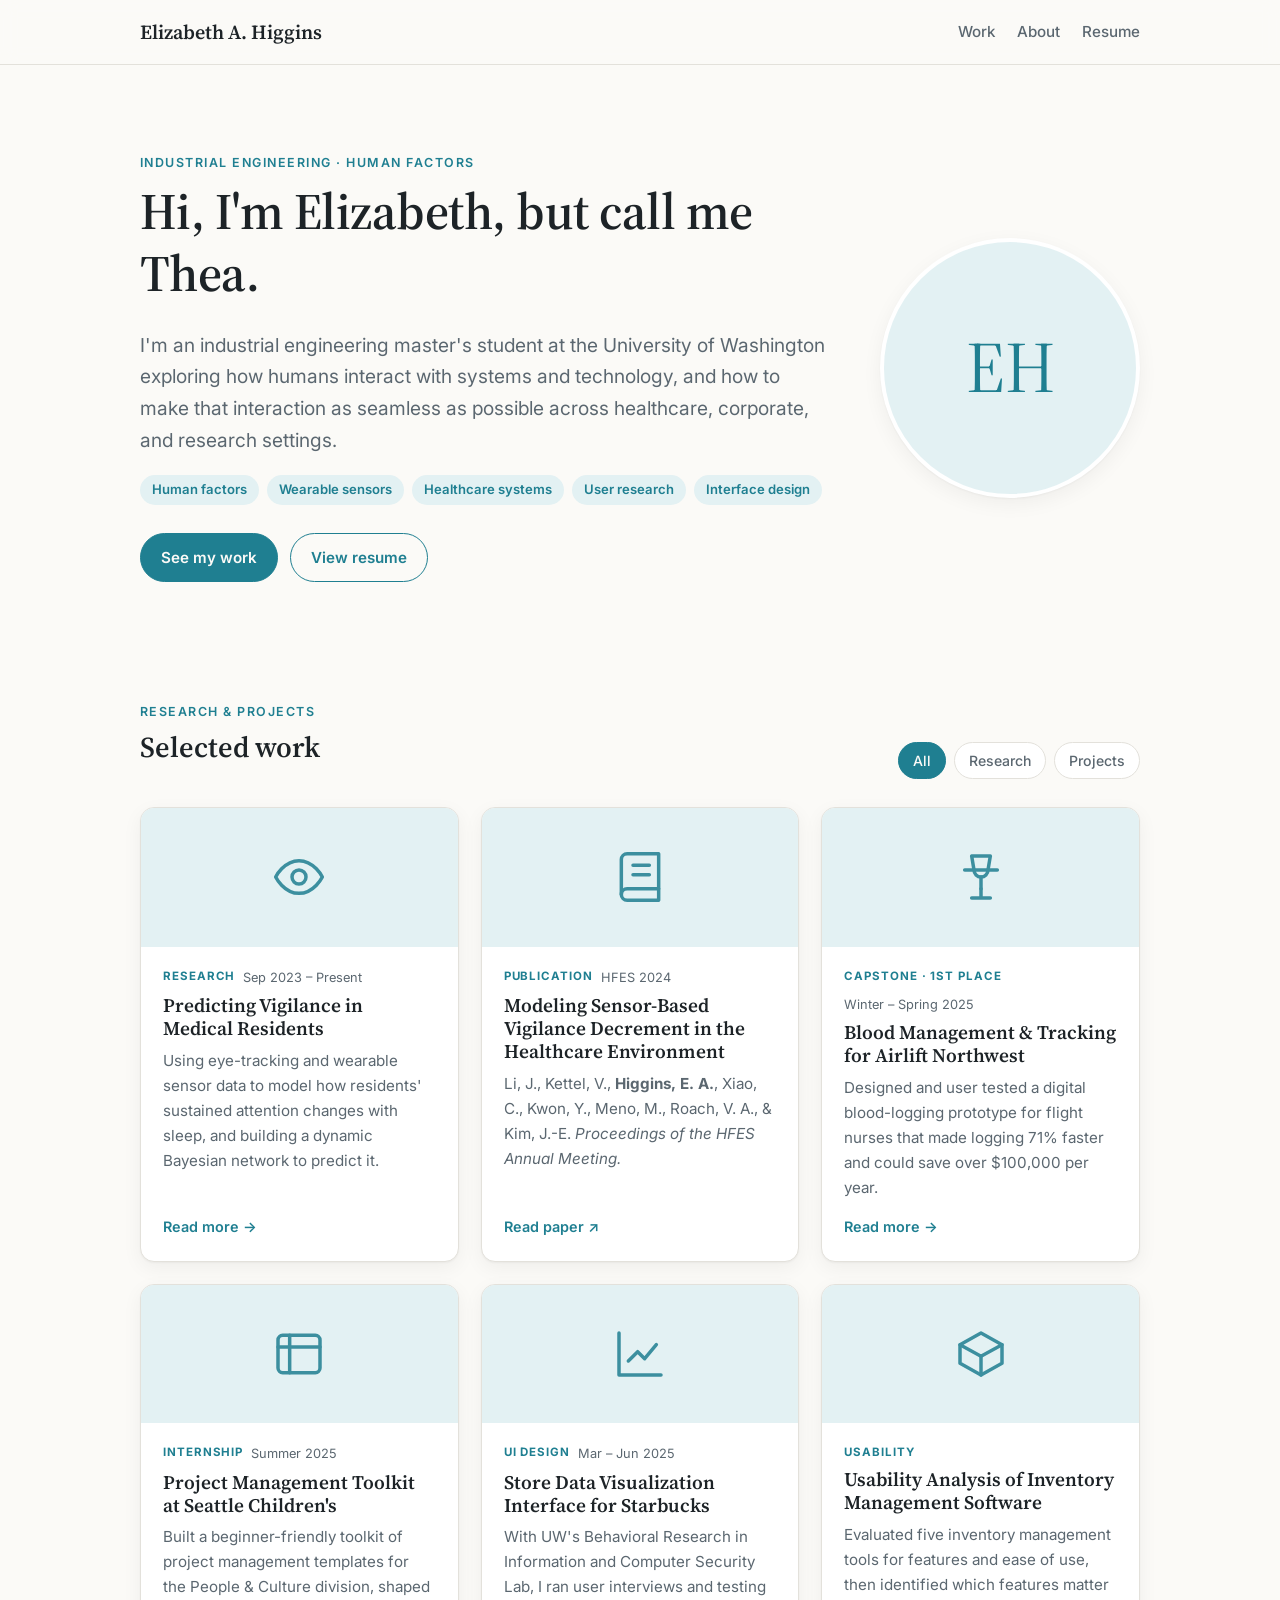
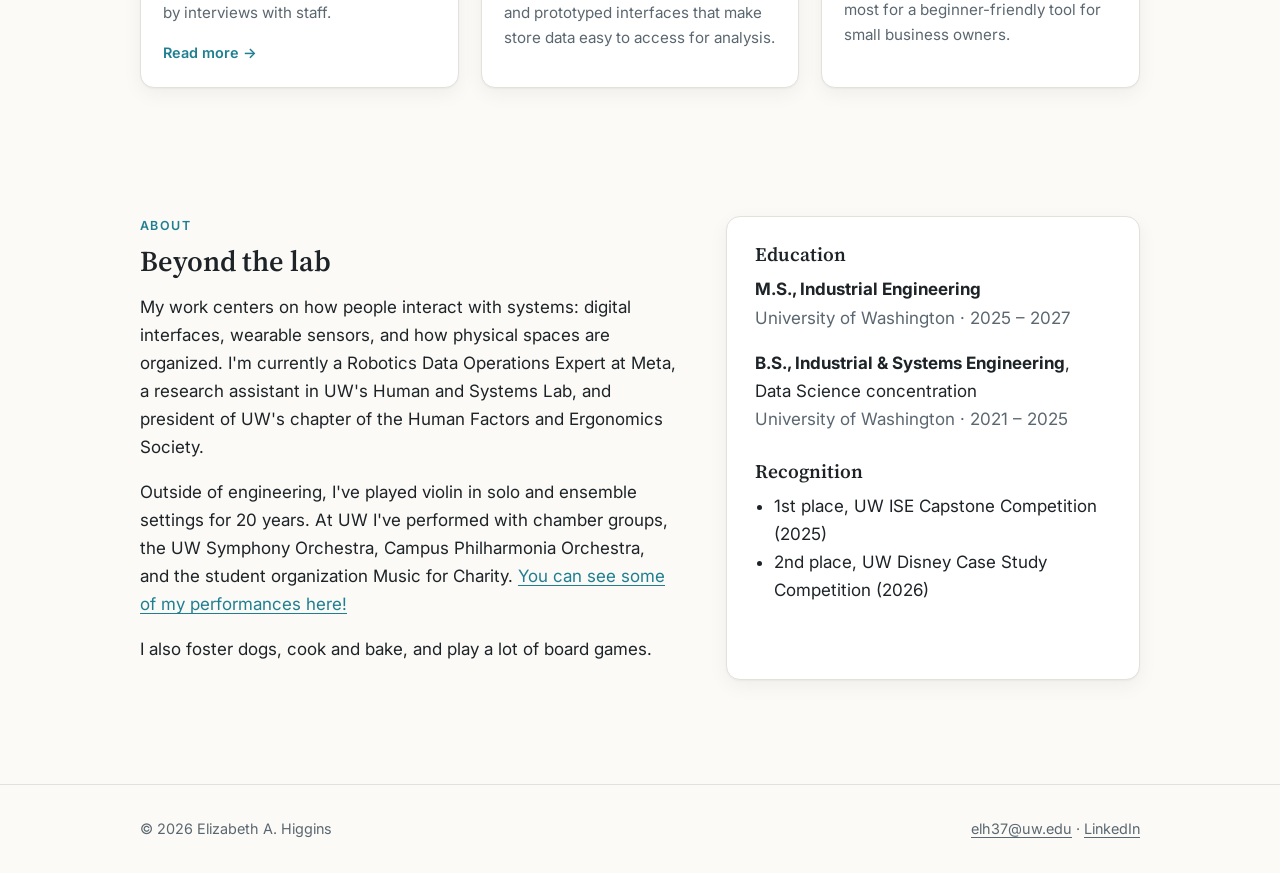
<file: index.html>
<!doctype html>
<html lang="en">
<head>
  <meta charset="utf-8">
  <meta name="viewport" content="width=device-width, initial-scale=1">
  <title>Elizabeth A. Higgins</title>
  <meta name="description" content="Elizabeth A. Higgins — Industrial Engineering M.S. student at the University of Washington working in human factors, healthcare systems, and research.">
  <link rel="preconnect" href="https://fonts.googleapis.com">
  <link rel="preconnect" href="https://fonts.gstatic.com" crossorigin>
  <link href="https://fonts.googleapis.com/css2?family=Inter:wght@400;500;600;700&family=Source+Serif+4:opsz,wght@8..60,500;8..60,600&display=swap" rel="stylesheet">
  <link rel="stylesheet" href="css/style.css">
</head>
<body>

<header class="site-header">
  <div class="container">
    <a class="brand" href="index.html">Elizabeth <span class="full">A.&nbsp;</span>Higgins</a>
    <nav class="nav">
      <a href="#work">Work</a>
      <a href="#about">About</a>
      <a href="resume.html">Resume</a>
    </nav>
  </div>
</header>

<main>
  <!-- ============ HERO ============ -->
  <section class="hero">
    <div class="container">
      <div>
        <div class="eyebrow">Industrial Engineering · Human Factors</div>
        <h1>Hi, I'm Elizabeth, but call me Thea.</h1>
        <p class="lede">
          I'm an industrial engineering master's student at the University of Washington exploring
          how humans interact with systems and technology, and how to make that interaction as seamless
          as possible across healthcare, corporate, and research settings.
        </p>
        <ul class="chips" aria-label="Areas of interest">
          <li>Human factors</li>
          <li>Wearable sensors</li>
          <li>Healthcare systems</li>
          <li>User research</li>
          <li>Interface design</li>
        </ul>
        <div class="btn-row">
          <a class="btn btn-primary" href="#work">See my work</a>
          <a class="btn btn-ghost" href="resume.html">View resume</a>
        </div>
      </div>
      <div>
        <!-- To add a photo: put headshot.jpg in assets/images/ and replace the div below with:
             <img class="headshot" src="assets/images/headshot.jpg" alt="Elizabeth Higgins"> -->
        <div class="headshot placeholder" aria-hidden="true">EH</div>
      </div>
    </div>
  </section>

  <!-- ============ WORK CARDS ============ -->
  <section id="work">
    <div class="container">
      <div class="section-head">
        <div>
          <div class="eyebrow">Research &amp; Projects</div>
          <h2>Selected work</h2>
        </div>
        <div class="filters" role="group" aria-label="Filter work">
          <button type="button" data-filter="all" aria-pressed="true">All</button>
          <button type="button" data-filter="research" aria-pressed="false">Research</button>
          <button type="button" data-filter="project" aria-pressed="false">Projects</button>
        </div>
      </div>

      <div class="cards">

        <!-- Research: Vigilance -->
        <a class="card" data-type="research" href="projects/vigilance.html">
          <div class="card-media">
            <!-- Replace this svg with <img src="assets/images/vigilance.jpg" alt=""> -->
            <svg viewBox="0 0 24 24" fill="none" stroke="currentColor" stroke-width="1.5" stroke-linecap="round" stroke-linejoin="round" aria-hidden="true"><path d="M2 12s3.5-7 10-7 10 7 10 7-3.5 7-10 7S2 12 2 12z"/><circle cx="12" cy="12" r="3"/></svg>
          </div>
          <div class="card-body">
            <div class="card-meta"><span class="tag">Research</span><span>Sep 2023 – Present</span></div>
            <h3>Predicting Vigilance in Medical Residents</h3>
            <p>Using eye-tracking and wearable sensor data to model how residents' sustained attention changes with sleep, and building a dynamic Bayesian network to predict it.</p>
            <span class="more">Read more →</span>
          </div>
        </a>

        <!-- Research: Publication -->
        <a class="card" data-type="research" href="https://doi.org/10.1177/10711813241278279" target="_blank" rel="noopener">
          <div class="card-media">
            <svg viewBox="0 0 24 24" fill="none" stroke="currentColor" stroke-width="1.5" stroke-linecap="round" stroke-linejoin="round" aria-hidden="true"><path d="M4 19.5A2.5 2.5 0 0 1 6.5 17H20"/><path d="M6.5 2H20v20H6.5A2.5 2.5 0 0 1 4 19.5v-15A2.5 2.5 0 0 1 6.5 2z"/><path d="M9 7h7M9 11h7"/></svg>
          </div>
          <div class="card-body">
            <div class="card-meta"><span class="tag">Publication</span><span>HFES 2024</span></div>
            <h3>Modeling Sensor-Based Vigilance Decrement in the Healthcare Environment</h3>
            <p>Li, J., Kettel, V., <strong>Higgins, E. A.</strong>, Xiao, C., Kwon, Y., Meno, M., Roach, V. A., &amp; Kim, J.-E. <em>Proceedings of the HFES Annual Meeting.</em></p>
            <span class="more">Read paper ↗</span>
          </div>
        </a>

        <!-- Project: Airlift Northwest -->
        <a class="card" data-type="project" href="projects/airlift-northwest.html">
          <div class="card-media">
            <svg viewBox="0 0 24 24" fill="none" stroke="currentColor" stroke-width="1.5" stroke-linecap="round" stroke-linejoin="round" aria-hidden="true"><path d="M8 21h8M12 17v4"/><path d="M8 3h8l-1 6a3 3 0 0 1-6 0z"/><path d="M12 12v5"/><path d="M5 9h14"/></svg>
          </div>
          <div class="card-body">
            <div class="card-meta"><span class="tag">Capstone · 1st Place</span><span>Winter – Spring 2025</span></div>
            <h3>Blood Management &amp; Tracking for Airlift Northwest</h3>
            <p>Designed and user tested a digital blood-logging prototype for flight nurses that made logging 71% faster and could save over $100,000 per year.</p>
            <span class="more">Read more →</span>
          </div>
        </a>

        <!-- Project: Seattle Children's -->
        <a class="card" data-type="project" href="projects/seattle-childrens.html">
          <div class="card-media">
            <svg viewBox="0 0 24 24" fill="none" stroke="currentColor" stroke-width="1.5" stroke-linecap="round" stroke-linejoin="round" aria-hidden="true"><rect x="3" y="4" width="18" height="16" rx="2"/><path d="M3 9h18M8 4v16"/></svg>
          </div>
          <div class="card-body">
            <div class="card-meta"><span class="tag">Internship</span><span>Summer 2025</span></div>
            <h3>Project Management Toolkit at Seattle Children's</h3>
            <p>Built a beginner-friendly toolkit of project management templates for the People &amp; Culture division, shaped by interviews with staff.</p>
            <span class="more">Read more →</span>
          </div>
        </a>

        <!-- Project: Starbucks data viz (card only, no detail page yet) -->
        <div class="card" data-type="project">
          <div class="card-media">
            <svg viewBox="0 0 24 24" fill="none" stroke="currentColor" stroke-width="1.5" stroke-linecap="round" stroke-linejoin="round" aria-hidden="true"><path d="M3 3v18h18"/><path d="M7 15l4-4 3 3 5-6"/></svg>
          </div>
          <div class="card-body">
            <div class="card-meta"><span class="tag">UI Design</span><span>Mar – Jun 2025</span></div>
            <h3>Store Data Visualization Interface for Starbucks</h3>
            <p>With UW's Behavioral Research in Information and Computer Security Lab, I ran user interviews and testing and prototyped interfaces that make store data easy to access for analysis.</p>
          </div>
        </div>

        <!-- Project: Inventory software usability (card only) -->
        <div class="card" data-type="project">
          <div class="card-media">
            <svg viewBox="0 0 24 24" fill="none" stroke="currentColor" stroke-width="1.5" stroke-linecap="round" stroke-linejoin="round" aria-hidden="true"><path d="M21 8l-9-5-9 5 9 5 9-5z"/><path d="M3 8v8l9 5 9-5V8"/><path d="M12 13v8"/></svg>
          </div>
          <div class="card-body">
            <div class="card-meta"><span class="tag">Usability</span></div>
            <h3>Usability Analysis of Inventory Management Software</h3>
            <p>Evaluated five inventory management tools for features and ease of use, then identified which features matter most for a beginner-friendly tool for small business owners.</p>
          </div>
        </div>

      </div>
    </div>
  </section>

  <!-- ============ ABOUT ============ -->
  <section id="about">
    <div class="container about-grid">
      <div>
        <div class="eyebrow">About</div>
        <h2>Beyond the lab</h2>
        <p>
          My work centers on how people interact with systems: digital interfaces, wearable sensors,
          and how physical spaces are organized. I'm currently a Robotics Data Operations Expert at Meta,
          a research assistant in UW's Human and Systems Lab, and president of UW's chapter of the Human
          Factors and Ergonomics Society.
        </p>
        <p>
          Outside of engineering, I've played violin in solo and ensemble settings for 20 years. At UW I've
          performed with chamber groups, the UW Symphony Orchestra, Campus Philharmonia Orchestra, and the
          student organization Music for Charity.
          <!-- Replace # with a link to your performances (YouTube, Instagram, etc.) -->
          <a href="https://www.youtube.com/playlist?list=PLwmbgi6Is6vq7izc-hIyhBhRSkghQkoSx">You can see some of my performances here!</a>
        </p>
        <p>
          I also foster dogs, cook and bake, and play a lot of board games. 
        </p>
      </div>
      <div class="panel">
        <h3>Education</h3>
        <p><strong>M.S., Industrial Engineering</strong><br>
          <span class="muted">University of Washington · 2025 – 2027</span></p>
        <p><strong>B.S., Industrial &amp; Systems Engineering</strong>, Data Science concentration<br>
          <span class="muted">University of Washington · 2021 – 2025</span></p>
        <h3 style="margin-top:1.4em">Recognition</h3>
        <ul>
          <li>1st place, UW ISE Capstone Competition (2025)</li>
          <li>2nd place, UW Disney Case Study Competition (2026)</li>
        </ul>
      </div>
    </div>
  </section>
</main>

<footer class="site-footer">
  <div class="container">
    <span>© <span id="year">2026</span> Elizabeth A. Higgins</span>
    <span>
      <a href="mailto:elh37@uw.edu">elh37@uw.edu</a> ·
      <a href="https://www.linkedin.com/in/elizabethahiggins" target="_blank" rel="noopener">LinkedIn</a>
    </span>
  </div>
</footer>

<script src="js/main.js"></script>
</body>
</html>
</file>
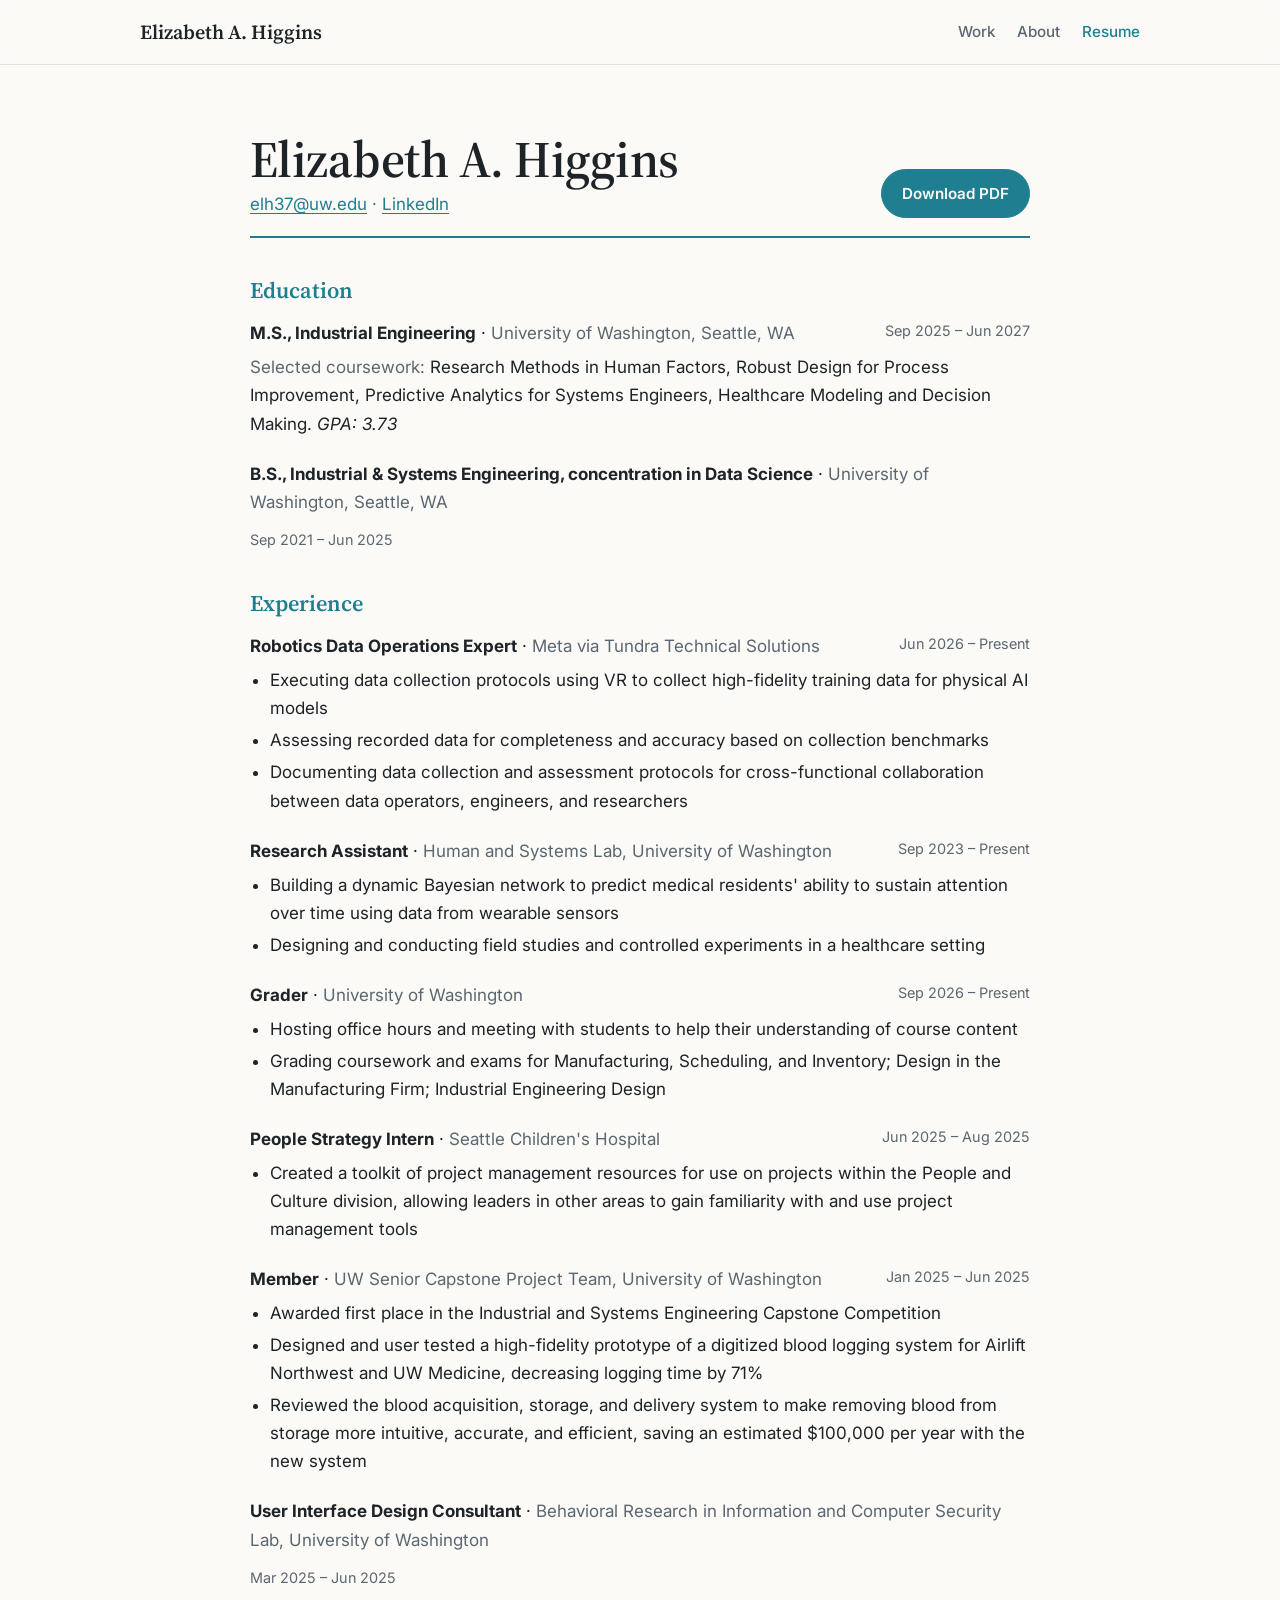
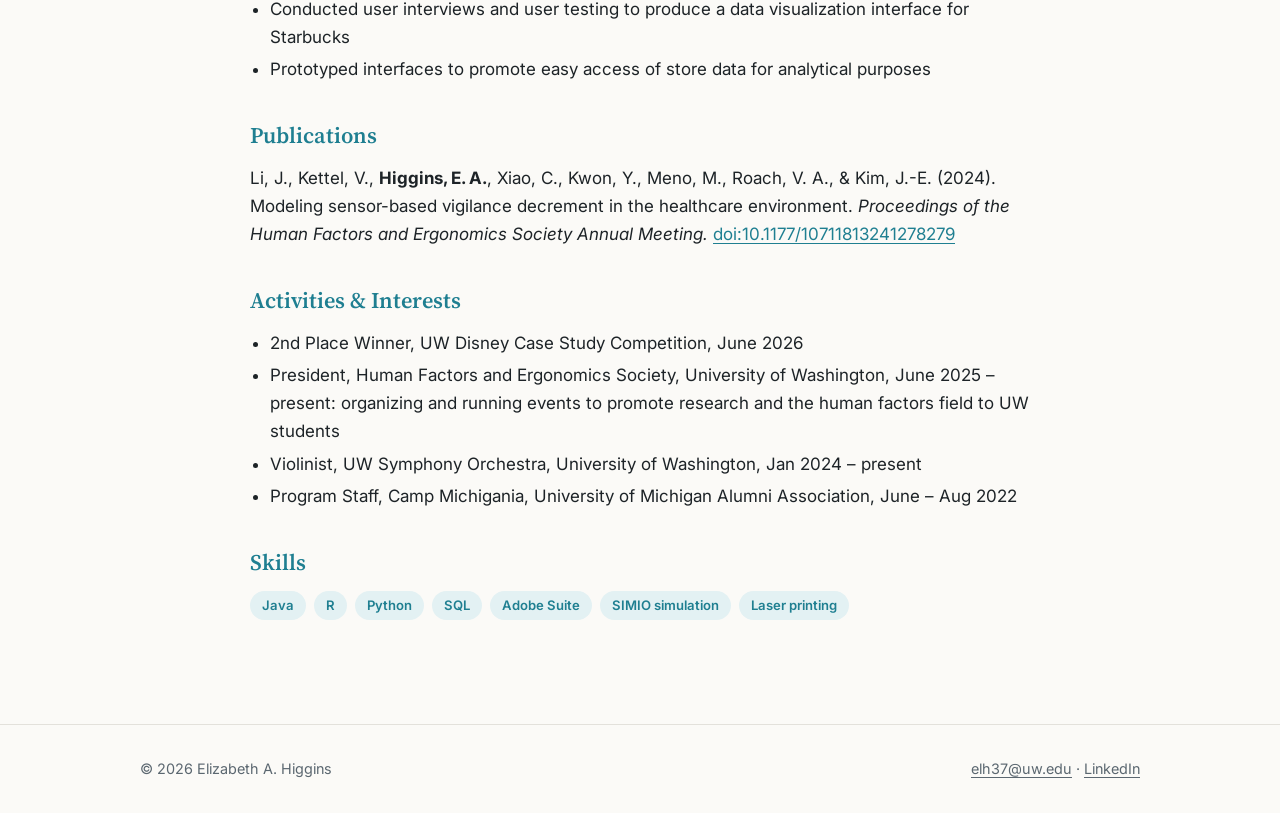
<file: resume.html>
<!doctype html>
<html lang="en">
<head>
  <meta charset="utf-8">
  <meta name="viewport" content="width=device-width, initial-scale=1">
  <title>Resume · Elizabeth A. Higgins</title>
  <meta name="description" content="Resume of Elizabeth A. Higgins, Industrial Engineering M.S. student at the University of Washington.">
  <link rel="preconnect" href="https://fonts.googleapis.com">
  <link rel="preconnect" href="https://fonts.gstatic.com" crossorigin>
  <link href="https://fonts.googleapis.com/css2?family=Inter:wght@400;500;600;700&family=Source+Serif+4:opsz,wght@8..60,500;8..60,600&display=swap" rel="stylesheet">
  <link rel="stylesheet" href="css/style.css">
</head>
<body>

<header class="site-header">
  <div class="container">
    <a class="brand" href="index.html">Elizabeth <span class="full">A.&nbsp;</span>Higgins</a>
    <nav class="nav">
      <a href="index.html#work">Work</a>
      <a href="index.html#about">About</a>
      <a href="resume.html" aria-current="page">Resume</a>
    </nav>
  </div>
</header>

<main>
<section>
  <div class="container resume">

    <div class="resume-head">
      <div>
        <h1 style="margin:0">Elizabeth A. Higgins</h1>
        <div class="muted">
          <a href="mailto:elh37@uw.edu">elh37@uw.edu</a> ·
          <a href="https://www.linkedin.com/in/elizabethahiggins" target="_blank" rel="noopener">LinkedIn</a>
        </div>
      </div>
      <div class="btn-row" style="margin:0">
        <a class="btn btn-primary" href="assets/Elizabeth-Higgins-Resume.pdf" download>Download PDF</a>
      </div>
    </div>

    <h2>Education</h2>
    <div class="entry">
      <div class="entry-top">
        <div><span class="entry-title">M.S., Industrial Engineering</span> · <span class="entry-org">University of Washington, Seattle, WA</span></div>
        <div class="entry-date">Sep 2025 – Jun 2027</div>
      </div>
      <p style="margin:6px 0 0"><span class="muted">Selected coursework:</span> Research Methods in Human Factors, Robust Design for Process Improvement, Predictive Analytics for Systems Engineers, Healthcare Modeling and Decision Making. <em>GPA: 3.73</em></p>
    </div>
    <div class="entry">
      <div class="entry-top">
        <div><span class="entry-title">B.S., Industrial &amp; Systems Engineering, concentration in Data Science</span> · <span class="entry-org">University of Washington, Seattle, WA</span></div>
        <div class="entry-date">Sep 2021 – Jun 2025</div>
      </div>
    </div>

    <h2>Experience</h2>
    <div class="entry">
      <div class="entry-top">
        <div><span class="entry-title">Robotics Data Operations Expert</span> · <span class="entry-org">Meta via Tundra Technical Solutions</span></div>
        <div class="entry-date">Jun 2026 – Present</div>
      </div>
      <ul>
        <li>Executing data collection protocols using VR to collect high-fidelity training data for physical AI models</li>
        <li>Assessing recorded data for completeness and accuracy based on collection benchmarks</li>
        <li>Documenting data collection and assessment protocols for cross-functional collaboration between data operators, engineers, and researchers</li>
      </ul>
    </div>
    <div class="entry">
      <div class="entry-top">
        <div><span class="entry-title">Research Assistant</span> · <span class="entry-org">Human and Systems Lab, University of Washington</span></div>
        <div class="entry-date">Sep 2023 – Present</div>
      </div>
      <ul>
        <li>Building a dynamic Bayesian network to predict medical residents' ability to sustain attention over time using data from wearable sensors</li>
        <li>Designing and conducting field studies and controlled experiments in a healthcare setting</li>
      </ul>
    </div>
    <div class="entry">
      <div class="entry-top">
        <div><span class="entry-title">Grader</span> · <span class="entry-org">University of Washington</span></div>
        <div class="entry-date">Sep 2026 – Present</div>
      </div>
      <ul>
        <li>Hosting office hours and meeting with students to help their understanding of course content</li>
        <li>Grading coursework and exams for Manufacturing, Scheduling, and Inventory; Design in the Manufacturing Firm; Industrial Engineering Design</li>
      </ul>
    </div>
    <div class="entry">
      <div class="entry-top">
        <div><span class="entry-title">People Strategy Intern</span> · <span class="entry-org">Seattle Children's Hospital</span></div>
        <div class="entry-date">Jun 2025 – Aug 2025</div>
      </div>
      <ul>
        <li>Created a toolkit of project management resources for use on projects within the People and Culture division, allowing leaders in other areas to gain familiarity with and use project management tools</li>
      </ul>
    </div>
    <div class="entry">
      <div class="entry-top">
        <div><span class="entry-title">Member</span> · <span class="entry-org">UW Senior Capstone Project Team, University of Washington</span></div>
        <div class="entry-date">Jan 2025 – Jun 2025</div>
      </div>
      <ul>
        <li>Awarded first place in the Industrial and Systems Engineering Capstone Competition</li>
        <li>Designed and user tested a high-fidelity prototype of a digitized blood logging system for Airlift Northwest and UW Medicine, decreasing logging time by 71%</li>
        <li>Reviewed the blood acquisition, storage, and delivery system to make removing blood from storage more intuitive, accurate, and efficient, saving an estimated $100,000 per year with the new system</li>
      </ul>
    </div>
    <div class="entry">
      <div class="entry-top">
        <div><span class="entry-title">User Interface Design Consultant</span> · <span class="entry-org">Behavioral Research in Information and Computer Security Lab, University of Washington</span></div>
        <div class="entry-date">Mar 2025 – Jun 2025</div>
      </div>
      <ul>
        <li>Conducted user interviews and user testing to produce a data visualization interface for Starbucks</li>
        <li>Prototyped interfaces to promote easy access of store data for analytical purposes</li>
      </ul>
    </div>

    <h2>Publications</h2>
    <div class="entry">
      <p style="margin:0">Li, J., Kettel, V., <strong>Higgins, E. A.</strong>, Xiao, C., Kwon, Y., Meno, M., Roach, V. A., &amp; Kim, J.-E. (2024). Modeling sensor-based vigilance decrement in the healthcare environment. <em>Proceedings of the Human Factors and Ergonomics Society Annual Meeting.</em>
        <a href="https://doi.org/10.1177/10711813241278279" target="_blank" rel="noopener">doi:10.1177/10711813241278279</a></p>
    </div>

    <h2>Activities &amp; Interests</h2>
    <div class="entry">
      <ul>
        <li>2nd Place Winner, UW Disney Case Study Competition, June 2026</li>
        <li>President, Human Factors and Ergonomics Society, University of Washington, June 2025 – present: organizing and running events to promote research and the human factors field to UW students</li>
        <li>Violinist, UW Symphony Orchestra, University of Washington, Jan 2024 – present</li>
        <li>Program Staff, Camp Michigania, University of Michigan Alumni Association, June – Aug 2022</li>
      </ul>
    </div>

    <h2>Skills</h2>
    <ul class="chips">
      <li>Java</li><li>R</li><li>Python</li><li>SQL</li><li>Adobe Suite</li><li>SIMIO simulation</li><li>Laser printing</li>
    </ul>

  </div>
</section>
</main>

<footer class="site-footer">
  <div class="container">
    <span>© <span id="year">2026</span> Elizabeth A. Higgins</span>
    <span>
      <a href="mailto:elh37@uw.edu">elh37@uw.edu</a> ·
      <a href="https://www.linkedin.com/in/elizabethahiggins" target="_blank" rel="noopener">LinkedIn</a>
    </span>
  </div>
</footer>
<script src="js/main.js"></script>
</body>
</html>
</file>
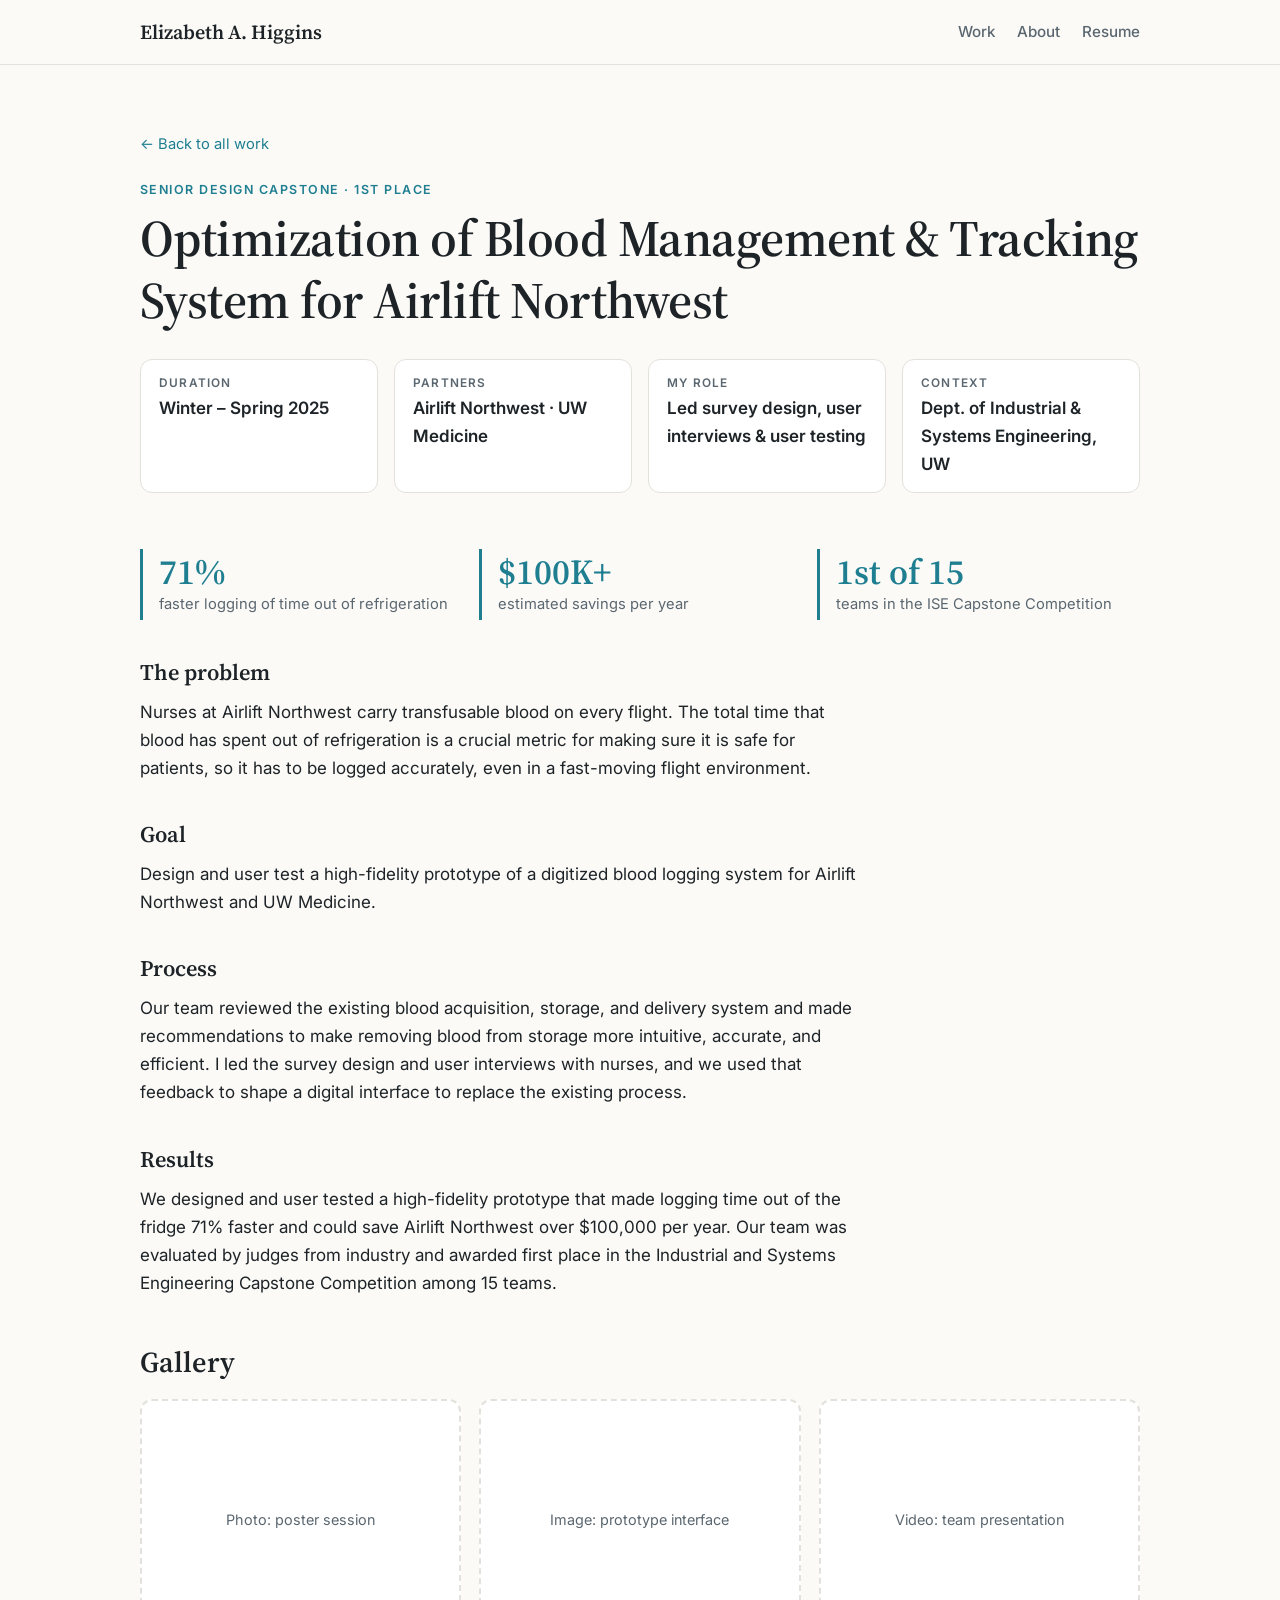
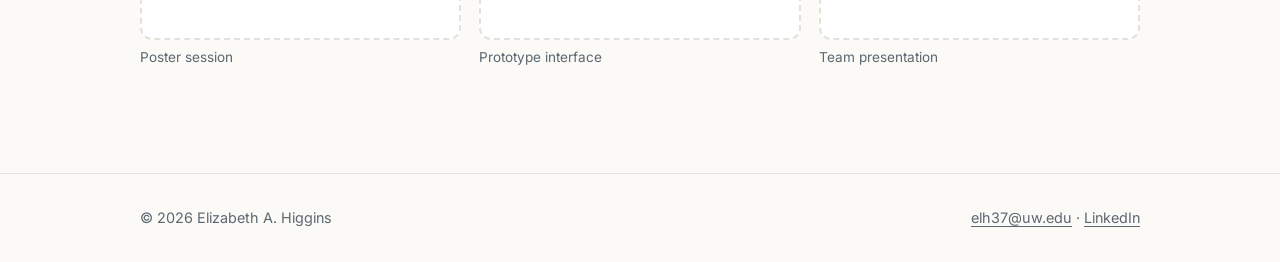
<file: projects/airlift-northwest.html>
<!doctype html>
<html lang="en">
<head>
  <meta charset="utf-8">
  <meta name="viewport" content="width=device-width, initial-scale=1">
  <title>Airlift Northwest Capstone · Elizabeth A. Higgins</title>
  <meta name="description" content="Optimization of Blood Management & Tracking System for Airlift Northwest — UW ISE senior capstone, 1st place.">
  <link rel="preconnect" href="https://fonts.googleapis.com">
  <link rel="preconnect" href="https://fonts.gstatic.com" crossorigin>
  <link href="https://fonts.googleapis.com/css2?family=Inter:wght@400;500;600;700&family=Source+Serif+4:opsz,wght@8..60,500;8..60,600&display=swap" rel="stylesheet">
  <link rel="stylesheet" href="../css/style.css">
</head>
<body>

<header class="site-header">
  <div class="container">
    <a class="brand" href="../index.html">Elizabeth <span class="full">A.&nbsp;</span>Higgins</a>
    <nav class="nav">
      <a href="../index.html#work">Work</a>
      <a href="../index.html#about">About</a>
      <a href="../resume.html">Resume</a>
    </nav>
  </div>
</header>

<main>
  <section class="project-hero">
    <div class="container">
      <a class="back" href="../index.html#work">← Back to all work</a>
      <div class="eyebrow">Senior Design Capstone · 1st Place</div>
      <h1>Optimization of Blood Management &amp; Tracking System for Airlift Northwest</h1>

      <div class="facts">
        <div class="fact"><div class="label">Duration</div><div class="value">Winter – Spring 2025</div></div>
        <div class="fact"><div class="label">Partners</div><div class="value">Airlift Northwest · UW Medicine</div></div>
        <div class="fact"><div class="label">My role</div><div class="value">Led survey design, user interviews &amp; user testing</div></div>
        <div class="fact"><div class="label">Context</div><div class="value">Dept. of Industrial &amp; Systems Engineering, UW</div></div>
      </div>
    </div>
  </section>

  <section style="padding-top:16px">
    <div class="container">
      <div class="stats">
        <div class="stat"><div class="num">71%</div><div class="cap">faster logging of time out of refrigeration</div></div>
        <div class="stat"><div class="num">$100K+</div><div class="cap">estimated savings per year</div></div>
        <div class="stat"><div class="num">1st of 15</div><div class="cap">teams in the ISE Capstone Competition</div></div>
      </div>

      <div class="prose">
        <h2>The problem</h2>
        <p>Nurses at Airlift Northwest carry transfusable blood on every flight. The total time that blood has spent out of refrigeration is a crucial metric for making sure it is safe for patients, so it has to be logged accurately, even in a fast-moving flight environment.</p>

        <h2>Goal</h2>
        <p>Design and user test a high-fidelity prototype of a digitized blood logging system for Airlift Northwest and UW Medicine.</p>

        <h2>Process</h2>
        <p>Our team reviewed the existing blood acquisition, storage, and delivery system and made recommendations to make removing blood from storage more intuitive, accurate, and efficient. I led the survey design and user interviews with nurses, and we used that feedback to shape a digital interface to replace the existing process.</p>

        <h2>Results</h2>
        <p>We designed and user tested a high-fidelity prototype that made logging time out of the fridge 71% faster and could save Airlift Northwest over $100,000 per year. Our team was evaluated by judges from industry and awarded first place in the Industrial and Systems Engineering Capstone Competition among 15 teams.</p>
      </div>

      <h2 style="margin-top:48px">Gallery</h2>
      <!-- To add media: drop files in assets/images/ and replace each .ph div with
           <img src="../assets/images/airlift-poster.jpg" alt="...">  or
           <video src="../assets/images/airlift-presentation.mp4" controls></video> -->
      <div class="gallery">
        <figure><div class="ph">Photo: poster session</div><figcaption>Poster session</figcaption></figure>
        <figure><div class="ph">Image: prototype interface</div><figcaption>Prototype interface</figcaption></figure>
        <figure><div class="ph">Video: team presentation</div><figcaption>Team presentation</figcaption></figure>
      </div>
    </div>
  </section>
</main>

<footer class="site-footer">
  <div class="container">
    <span>© <span id="year">2026</span> Elizabeth A. Higgins</span>
    <span><a href="mailto:elh37@uw.edu">elh37@uw.edu</a> · <a href="https://www.linkedin.com/in/elizabethahiggins" target="_blank" rel="noopener">LinkedIn</a></span>
  </div>
</footer>
<script src="../js/main.js"></script>
</body>
</html>
</file>
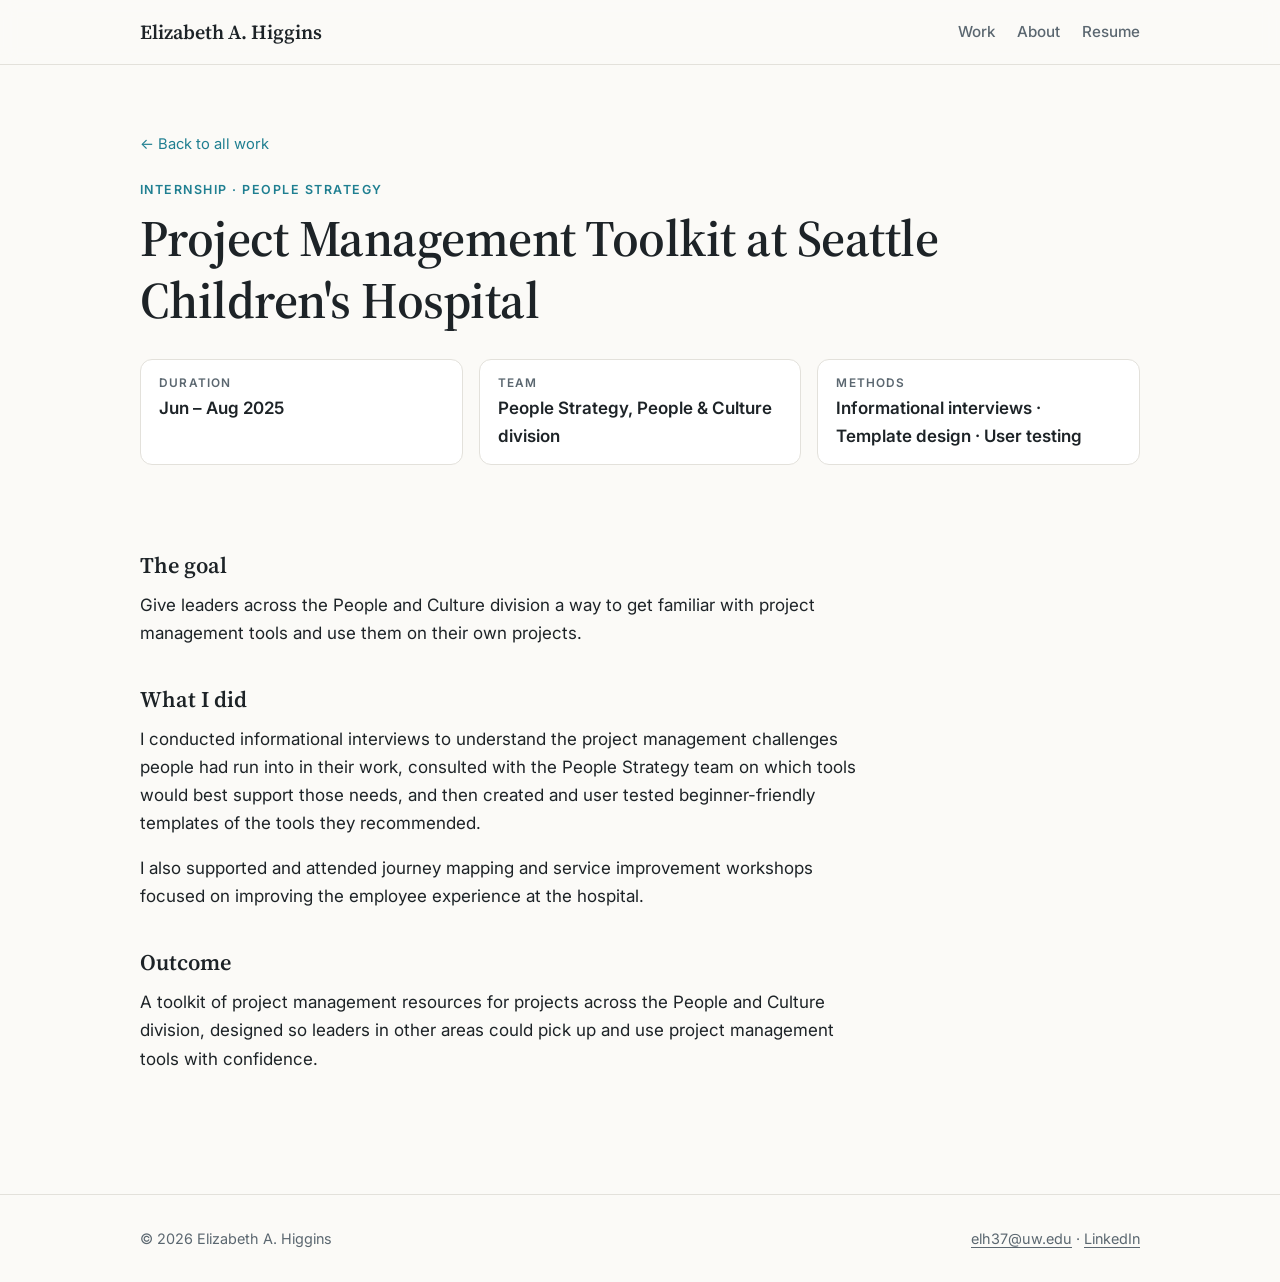
<file: projects/seattle-childrens.html>
<!doctype html>
<html lang="en">
<head>
  <meta charset="utf-8">
  <meta name="viewport" content="width=device-width, initial-scale=1">
  <title>Seattle Children's PM Toolkit · Elizabeth A. Higgins</title>
  <meta name="description" content="A project management toolkit for the People and Culture division at Seattle Children's Hospital.">
  <link rel="preconnect" href="https://fonts.googleapis.com">
  <link rel="preconnect" href="https://fonts.gstatic.com" crossorigin>
  <link href="https://fonts.googleapis.com/css2?family=Inter:wght@400;500;600;700&family=Source+Serif+4:opsz,wght@8..60,500;8..60,600&display=swap" rel="stylesheet">
  <link rel="stylesheet" href="../css/style.css">
</head>
<body>

<header class="site-header">
  <div class="container">
    <a class="brand" href="../index.html">Elizabeth <span class="full">A.&nbsp;</span>Higgins</a>
    <nav class="nav">
      <a href="../index.html#work">Work</a>
      <a href="../index.html#about">About</a>
      <a href="../resume.html">Resume</a>
    </nav>
  </div>
</header>

<main>
  <section class="project-hero">
    <div class="container">
      <a class="back" href="../index.html#work">← Back to all work</a>
      <div class="eyebrow">Internship · People Strategy</div>
      <h1>Project Management Toolkit at Seattle Children's Hospital</h1>

      <div class="facts">
        <div class="fact"><div class="label">Duration</div><div class="value">Jun – Aug 2025</div></div>
        <div class="fact"><div class="label">Team</div><div class="value">People Strategy, People &amp; Culture division</div></div>
        <div class="fact"><div class="label">Methods</div><div class="value">Informational interviews · Template design · User testing</div></div>
      </div>
    </div>
  </section>

  <section style="padding-top:16px">
    <div class="container">
      <div class="prose">
        <h2>The goal</h2>
        <p>Give leaders across the People and Culture division a way to get familiar with project management tools and use them on their own projects.</p>

        <h2>What I did</h2>
        <p>I conducted informational interviews to understand the project management challenges people had run into in their work, consulted with the People Strategy team on which tools would best support those needs, and then created and user tested beginner-friendly templates of the tools they recommended.</p>
        <p>I also supported and attended journey mapping and service improvement workshops focused on improving the employee experience at the hospital.</p>

        <h2>Outcome</h2>
        <p>A toolkit of project management resources for projects across the People and Culture division, designed so leaders in other areas could pick up and use project management tools with confidence.</p>
      </div>
    </div>
  </section>
</main>

<footer class="site-footer">
  <div class="container">
    <span>© <span id="year">2026</span> Elizabeth A. Higgins</span>
    <span><a href="mailto:elh37@uw.edu">elh37@uw.edu</a> · <a href="https://www.linkedin.com/in/elizabethahiggins" target="_blank" rel="noopener">LinkedIn</a></span>
  </div>
</footer>
<script src="../js/main.js"></script>
</body>
</html>
</file>
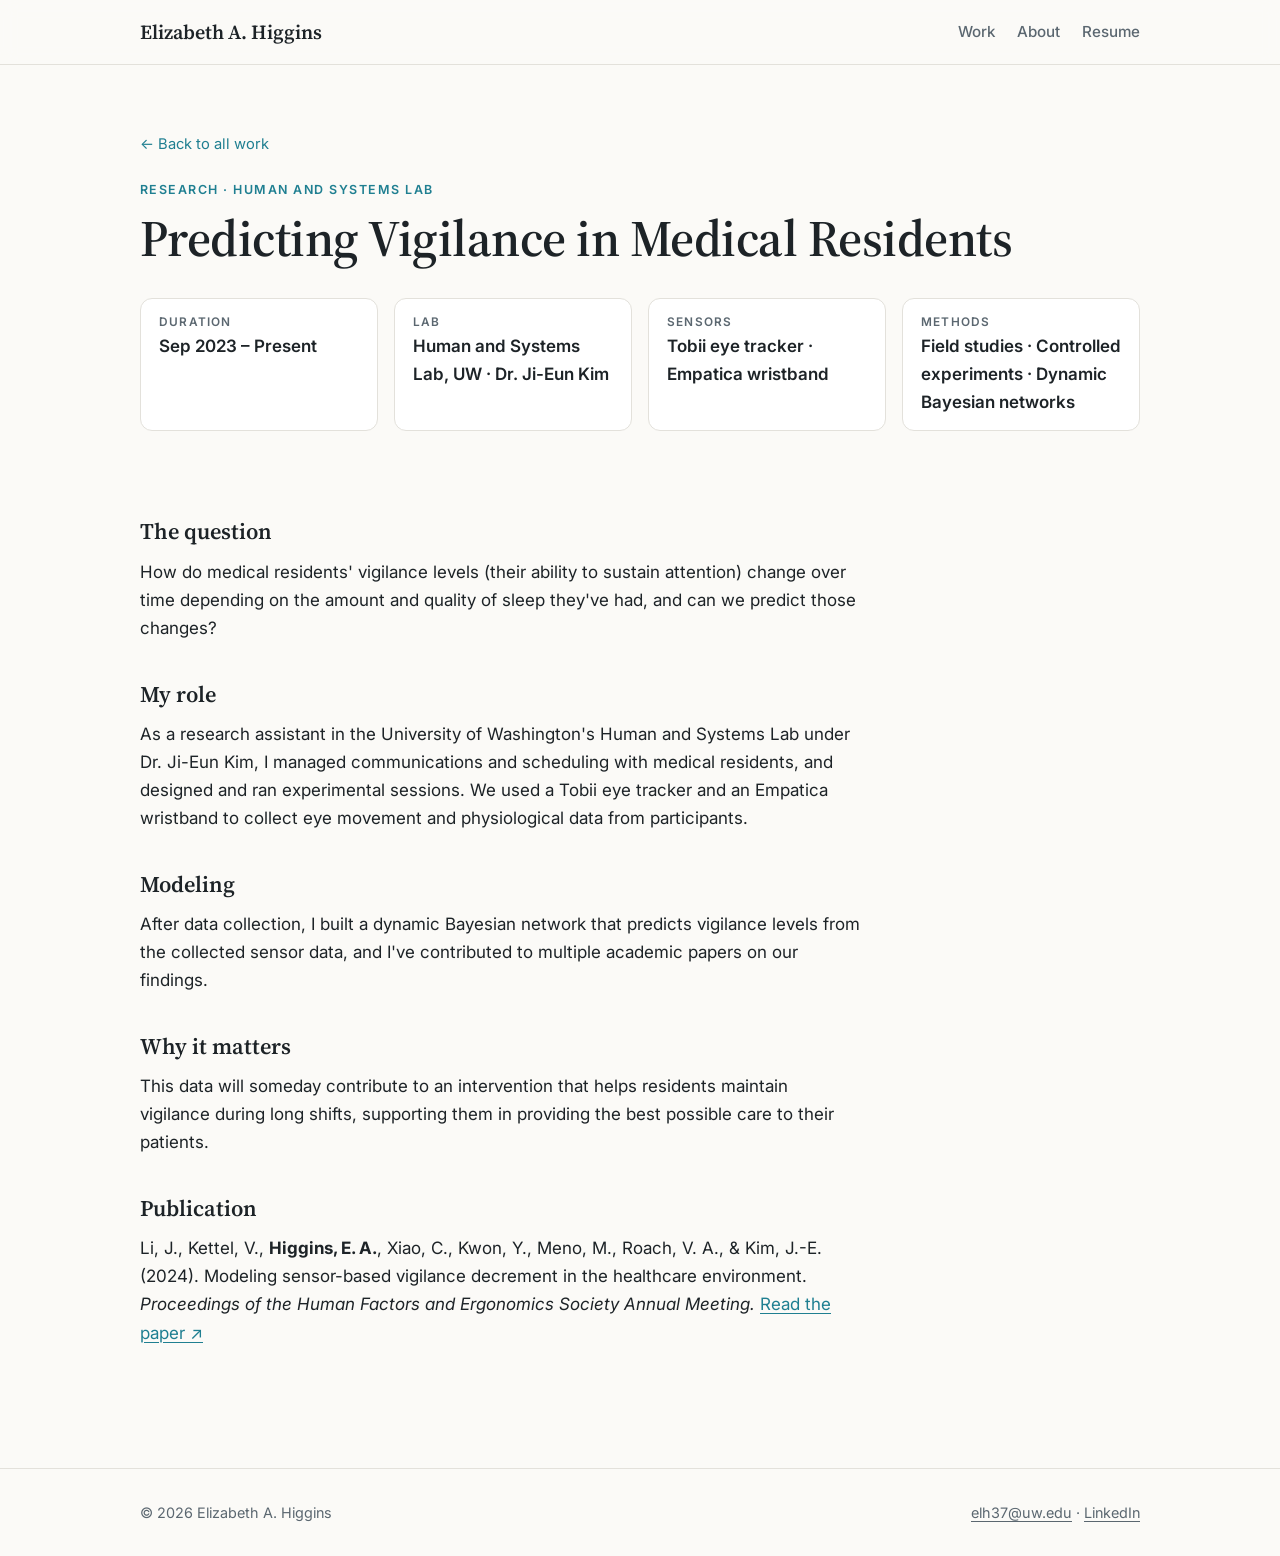
<file: projects/vigilance.html>
<!doctype html>
<html lang="en">
<head>
  <meta charset="utf-8">
  <meta name="viewport" content="width=device-width, initial-scale=1">
  <title>Vigilance Research · Elizabeth A. Higgins</title>
  <meta name="description" content="Modeling and predicting medical residents' vigilance with wearable sensors — UW Human and Systems Lab.">
  <link rel="preconnect" href="https://fonts.googleapis.com">
  <link rel="preconnect" href="https://fonts.gstatic.com" crossorigin>
  <link href="https://fonts.googleapis.com/css2?family=Inter:wght@400;500;600;700&family=Source+Serif+4:opsz,wght@8..60,500;8..60,600&display=swap" rel="stylesheet">
  <link rel="stylesheet" href="../css/style.css">
</head>
<body>

<header class="site-header">
  <div class="container">
    <a class="brand" href="../index.html">Elizabeth <span class="full">A.&nbsp;</span>Higgins</a>
    <nav class="nav">
      <a href="../index.html#work">Work</a>
      <a href="../index.html#about">About</a>
      <a href="../resume.html">Resume</a>
    </nav>
  </div>
</header>

<main>
  <section class="project-hero">
    <div class="container">
      <a class="back" href="../index.html#work">← Back to all work</a>
      <div class="eyebrow">Research · Human and Systems Lab</div>
      <h1>Predicting Vigilance in Medical Residents</h1>

      <div class="facts">
        <div class="fact"><div class="label">Duration</div><div class="value">Sep 2023 – Present</div></div>
        <div class="fact"><div class="label">Lab</div><div class="value">Human and Systems Lab, UW · Dr. Ji-Eun Kim</div></div>
        <div class="fact"><div class="label">Sensors</div><div class="value">Tobii eye tracker · Empatica wristband</div></div>
        <div class="fact"><div class="label">Methods</div><div class="value">Field studies · Controlled experiments · Dynamic Bayesian networks</div></div>
      </div>
    </div>
  </section>

  <section style="padding-top:16px">
    <div class="container">
      <div class="prose">
        <h2>The question</h2>
        <p>How do medical residents' vigilance levels (their ability to sustain attention) change over time depending on the amount and quality of sleep they've had, and can we predict those changes?</p>

        <h2>My role</h2>
        <p>As a research assistant in the University of Washington's Human and Systems Lab under Dr. Ji-Eun Kim, I managed communications and scheduling with medical residents, and designed and ran experimental sessions. We used a Tobii eye tracker and an Empatica wristband to collect eye movement and physiological data from participants.</p>

        <h2>Modeling</h2>
        <p>After data collection, I built a dynamic Bayesian network that predicts vigilance levels from the collected sensor data, and I've contributed to multiple academic papers on our findings.</p>

        <h2>Why it matters</h2>
        <p>This data will someday contribute to an intervention that helps residents maintain vigilance during long shifts, supporting them in providing the best possible care to their patients.</p>

        <h2>Publication</h2>
        <p>Li, J., Kettel, V., <strong>Higgins, E. A.</strong>, Xiao, C., Kwon, Y., Meno, M., Roach, V. A., &amp; Kim, J.-E. (2024). Modeling sensor-based vigilance decrement in the healthcare environment. <em>Proceedings of the Human Factors and Ergonomics Society Annual Meeting.</em>
          <a href="https://doi.org/10.1177/10711813241278279" target="_blank" rel="noopener">Read the paper ↗</a></p>
      </div>
    </div>
  </section>
</main>

<footer class="site-footer">
  <div class="container">
    <span>© <span id="year">2026</span> Elizabeth A. Higgins</span>
    <span><a href="mailto:elh37@uw.edu">elh37@uw.edu</a> · <a href="https://www.linkedin.com/in/elizabethahiggins" target="_blank" rel="noopener">LinkedIn</a></span>
  </div>
</footer>
<script src="../js/main.js"></script>
</body>
</html>
</file>
<file: css/style.css>
/* ==========================================================
   Elizabeth A. Higgins — personal site
   Edit the colors below to re-theme the whole site.
   ========================================================== */
:root {
  --bg: #fbfaf7;
  --surface: #ffffff;
  --text: #1d2327;
  --muted: #5b6770;
  --border: #e3e1db;
  --accent: #1f7f91;        /* teal, matches the resume header */
  --accent-soft: #e3f1f3;
  --shadow: 0 1px 2px rgba(0,0,0,.04), 0 6px 20px rgba(0,0,0,.05);
  --radius: 14px;
  --max: 1040px;
  --serif: "Source Serif 4", Georgia, "Times New Roman", serif;
  --sans: "Inter", -apple-system, BlinkMacSystemFont, "Segoe UI", Roboto, sans-serif;
}
@media (prefers-color-scheme: dark) {
  :root {
    --bg: #12161a;
    --surface: #1a2026;
    --text: #e8ecef;
    --muted: #9aa6b0;
    --border: #2a333b;
    --accent: #5cc3d4;
    --accent-soft: #19343a;
    --shadow: 0 1px 2px rgba(0,0,0,.3), 0 6px 20px rgba(0,0,0,.25);
  }
}

*, *::before, *::after { box-sizing: border-box; }
html { scroll-behavior: smooth; }
body {
  margin: 0;
  background: var(--bg);
  color: var(--text);
  font-family: var(--sans);
  font-size: 17px;
  line-height: 1.65;
  -webkit-font-smoothing: antialiased;
}
img { max-width: 100%; display: block; }
a { color: var(--accent); text-decoration-thickness: 1px; text-underline-offset: 3px; }
a:hover { text-decoration-thickness: 2px; }
h1, h2, h3 { font-family: var(--serif); font-weight: 600; line-height: 1.2; margin: 0 0 .5em; }
h1 { font-size: clamp(2.2rem, 5vw, 3.2rem); letter-spacing: -.01em; }
h2 { font-size: 1.8rem; }
h3 { font-size: 1.2rem; }
p { margin: 0 0 1em; }

.container { max-width: var(--max); margin: 0 auto; padding: 0 20px; }
section { padding: 64px 0; }
.eyebrow {
  font-size: .78rem; font-weight: 600; letter-spacing: .12em;
  text-transform: uppercase; color: var(--accent); margin-bottom: .6em;
}
.muted { color: var(--muted); }

/* ---------- Header / nav ---------- */
.site-header {
  position: sticky; top: 0; z-index: 10;
  background: color-mix(in srgb, var(--bg) 88%, transparent);
  backdrop-filter: blur(8px);
  border-bottom: 1px solid var(--border);
}
.site-header .container {
  display: flex; align-items: center; justify-content: space-between;
  height: 64px; gap: 16px;
}
.brand { font-family: var(--serif); font-size: 1.25rem; font-weight: 600; color: var(--text); text-decoration: none; }
.nav { display: flex; gap: 22px; }
.nav a { color: var(--muted); text-decoration: none; font-size: .95rem; font-weight: 500; }
.nav a:hover, .nav a[aria-current="page"] { color: var(--accent); }

/* ---------- Hero ---------- */
.hero { padding: 88px 0 56px; }
.hero .container { display: grid; grid-template-columns: 1fr 260px; gap: 48px; align-items: center; }
.hero .lede { font-size: 1.2rem; color: var(--muted); max-width: 36em; }
.headshot {
  width: 260px; height: 260px; border-radius: 50%; object-fit: cover;
  border: 4px solid var(--surface); box-shadow: var(--shadow);
  background: var(--accent-soft);
}
.headshot.placeholder {
  display: grid; place-items: center; font-family: var(--serif);
  font-size: 4.5rem; color: var(--accent);
}
.btn-row { display: flex; flex-wrap: wrap; gap: 12px; margin-top: 28px; }
.btn {
  display: inline-flex; align-items: center; gap: 8px;
  padding: 11px 20px; border-radius: 999px; font-weight: 600; font-size: .95rem;
  text-decoration: none; border: 1px solid var(--accent);
}
.btn-primary { background: var(--accent); color: var(--bg); }
.btn-primary:hover { filter: brightness(1.08); }
.btn-ghost { color: var(--accent); background: transparent; }
.btn-ghost:hover { background: var(--accent-soft); }

/* ---------- Interests chips ---------- */
.chips { display: flex; flex-wrap: wrap; gap: 8px; margin: 0; padding: 0; list-style: none; }
.chips li {
  background: var(--accent-soft); color: var(--accent);
  padding: 4px 12px; border-radius: 999px; font-size: .82rem; font-weight: 600;
}

/* ---------- Cards ---------- */
.section-head { display: flex; justify-content: space-between; align-items: end; gap: 16px; margin-bottom: 28px; flex-wrap: wrap; }
.filters { display: flex; gap: 8px; flex-wrap: wrap; }
.filters button {
  font: inherit; font-size: .88rem; font-weight: 500;
  padding: 6px 14px; border-radius: 999px; cursor: pointer;
  border: 1px solid var(--border); background: var(--surface); color: var(--muted);
}
.filters button[aria-pressed="true"] { background: var(--accent); border-color: var(--accent); color: var(--bg); }

.cards { display: grid; grid-template-columns: repeat(auto-fill, minmax(300px, 1fr)); gap: 22px; }
.card {
  display: flex; flex-direction: column;
  background: var(--surface); border: 1px solid var(--border); border-radius: var(--radius);
  overflow: hidden; box-shadow: var(--shadow);
  transition: transform .18s ease, box-shadow .18s ease;
  color: inherit; text-decoration: none;
}
a.card:hover { transform: translateY(-3px); box-shadow: 0 2px 4px rgba(0,0,0,.05), 0 14px 32px rgba(0,0,0,.09); }
.card[hidden] { display: none; }
.card-media {
  aspect-ratio: 16 / 7; background: var(--accent-soft);
  display: grid; place-items: center; color: var(--accent); overflow: hidden;
}
.card-media img { width: 100%; height: 100%; object-fit: cover; }
.card-media svg { width: 56px; height: 56px; opacity: .85; }
.card-body { padding: 20px 22px 22px; display: flex; flex-direction: column; flex: 1; }
.card-meta { font-size: .8rem; color: var(--muted); margin-bottom: 6px; display: flex; gap: 8px; flex-wrap: wrap; }
.tag { font-weight: 700; color: var(--accent); text-transform: uppercase; letter-spacing: .08em; font-size: .72rem; }
.card h3 { margin-bottom: .4em; }
.card p { color: var(--muted); font-size: .95rem; }
.card .more { margin-top: auto; font-weight: 600; font-size: .9rem; color: var(--accent); }

/* ---------- About ---------- */
.about-grid { display: grid; grid-template-columns: 1.3fr 1fr; gap: 48px; }
.panel {
  background: var(--surface); border: 1px solid var(--border);
  border-radius: var(--radius); padding: 26px 28px; box-shadow: var(--shadow);
}
.panel h3 { margin-top: 0; }
.panel ul { padding-left: 1.1em; margin: 0; }

/* ---------- Resume page ---------- */
.resume { max-width: 820px; }
.resume-head { display: flex; justify-content: space-between; align-items: end; gap: 20px; flex-wrap: wrap; border-bottom: 2px solid var(--accent); padding-bottom: 18px; margin-bottom: 8px; }
.resume h2 { color: var(--accent); font-size: 1.4rem; margin: 40px 0 14px; }
.entry { margin-bottom: 22px; }
.entry-top { display: flex; justify-content: space-between; gap: 12px; flex-wrap: wrap; }
.entry-title { font-weight: 700; }
.entry-org { color: var(--muted); }
.entry-date { color: var(--muted); font-size: .9rem; white-space: nowrap; }
.entry ul { margin: 6px 0 0; padding-left: 1.2em; }
.entry li { margin-bottom: 4px; }

/* ---------- Project detail pages ---------- */
.project-hero { padding: 64px 0 24px; }
.back { display: inline-block; margin-bottom: 24px; font-size: .92rem; text-decoration: none; }
.facts {
  display: grid; grid-template-columns: repeat(auto-fit, minmax(200px, 1fr)); gap: 16px;
  margin: 28px 0 8px;
}
.fact { background: var(--surface); border: 1px solid var(--border); border-radius: 12px; padding: 14px 18px; }
.fact .label { font-size: .74rem; text-transform: uppercase; letter-spacing: .1em; color: var(--muted); font-weight: 600; }
.fact .value { font-weight: 600; }
.stats { display: grid; grid-template-columns: repeat(auto-fit, minmax(180px, 1fr)); gap: 16px; margin: 8px 0 24px; }
.stat { border-left: 3px solid var(--accent); padding: 4px 0 4px 16px; }
.stat .num { font-family: var(--serif); font-size: 2.2rem; font-weight: 600; color: var(--accent); line-height: 1.1; }
.stat .cap { color: var(--muted); font-size: .92rem; }
.prose { max-width: 720px; }
.prose h2 { font-size: 1.4rem; margin-top: 40px; }
.gallery { display: grid; grid-template-columns: repeat(auto-fit, minmax(260px, 1fr)); gap: 18px; margin-top: 20px; }
.gallery figure { margin: 0; }
.gallery .ph {
  aspect-ratio: 4 / 3; border-radius: 12px; border: 2px dashed var(--border);
  display: grid; place-items: center; color: var(--muted); font-size: .9rem; text-align: center; padding: 12px;
  background: var(--surface);
}
.gallery img, .gallery video { border-radius: 12px; width: 100%; aspect-ratio: 4 / 3; object-fit: cover; }
.gallery figcaption { font-size: .85rem; color: var(--muted); margin-top: 6px; }

/* ---------- Footer ---------- */
.site-footer { border-top: 1px solid var(--border); padding: 32px 0; margin-top: 40px; color: var(--muted); font-size: .9rem; }
.site-footer .container { display: flex; justify-content: space-between; flex-wrap: wrap; gap: 12px; }
.site-footer a { color: var(--muted); }

/* ---------- Responsive ---------- */
@media (max-width: 760px) {
  body { font-size: 16px; }
  .hero { padding: 48px 0 32px; }
  .hero .container { grid-template-columns: 1fr; gap: 28px; }
  .hero .container > :last-child { order: -1; }
  .headshot { width: 140px; height: 140px; }
  .headshot.placeholder { font-size: 2.6rem; }
  .about-grid { grid-template-columns: 1fr; gap: 24px; }
  .nav { gap: 14px; }
  .brand .full { display: none; }
  section { padding: 44px 0; }
  .brand { font-size: 1.1rem; }
}
@media (max-width: 420px) {
  .container { padding: 0 16px; }
  .nav { gap: 12px; }
  .nav a { font-size: .88rem; }
  .cards { grid-template-columns: 1fr; }
}
.brand, .nav a { white-space: nowrap; }
@media print {
  .site-header, .site-footer, .btn-row { display: none; }
  body { background: #fff; color: #000; }
}
</file>
